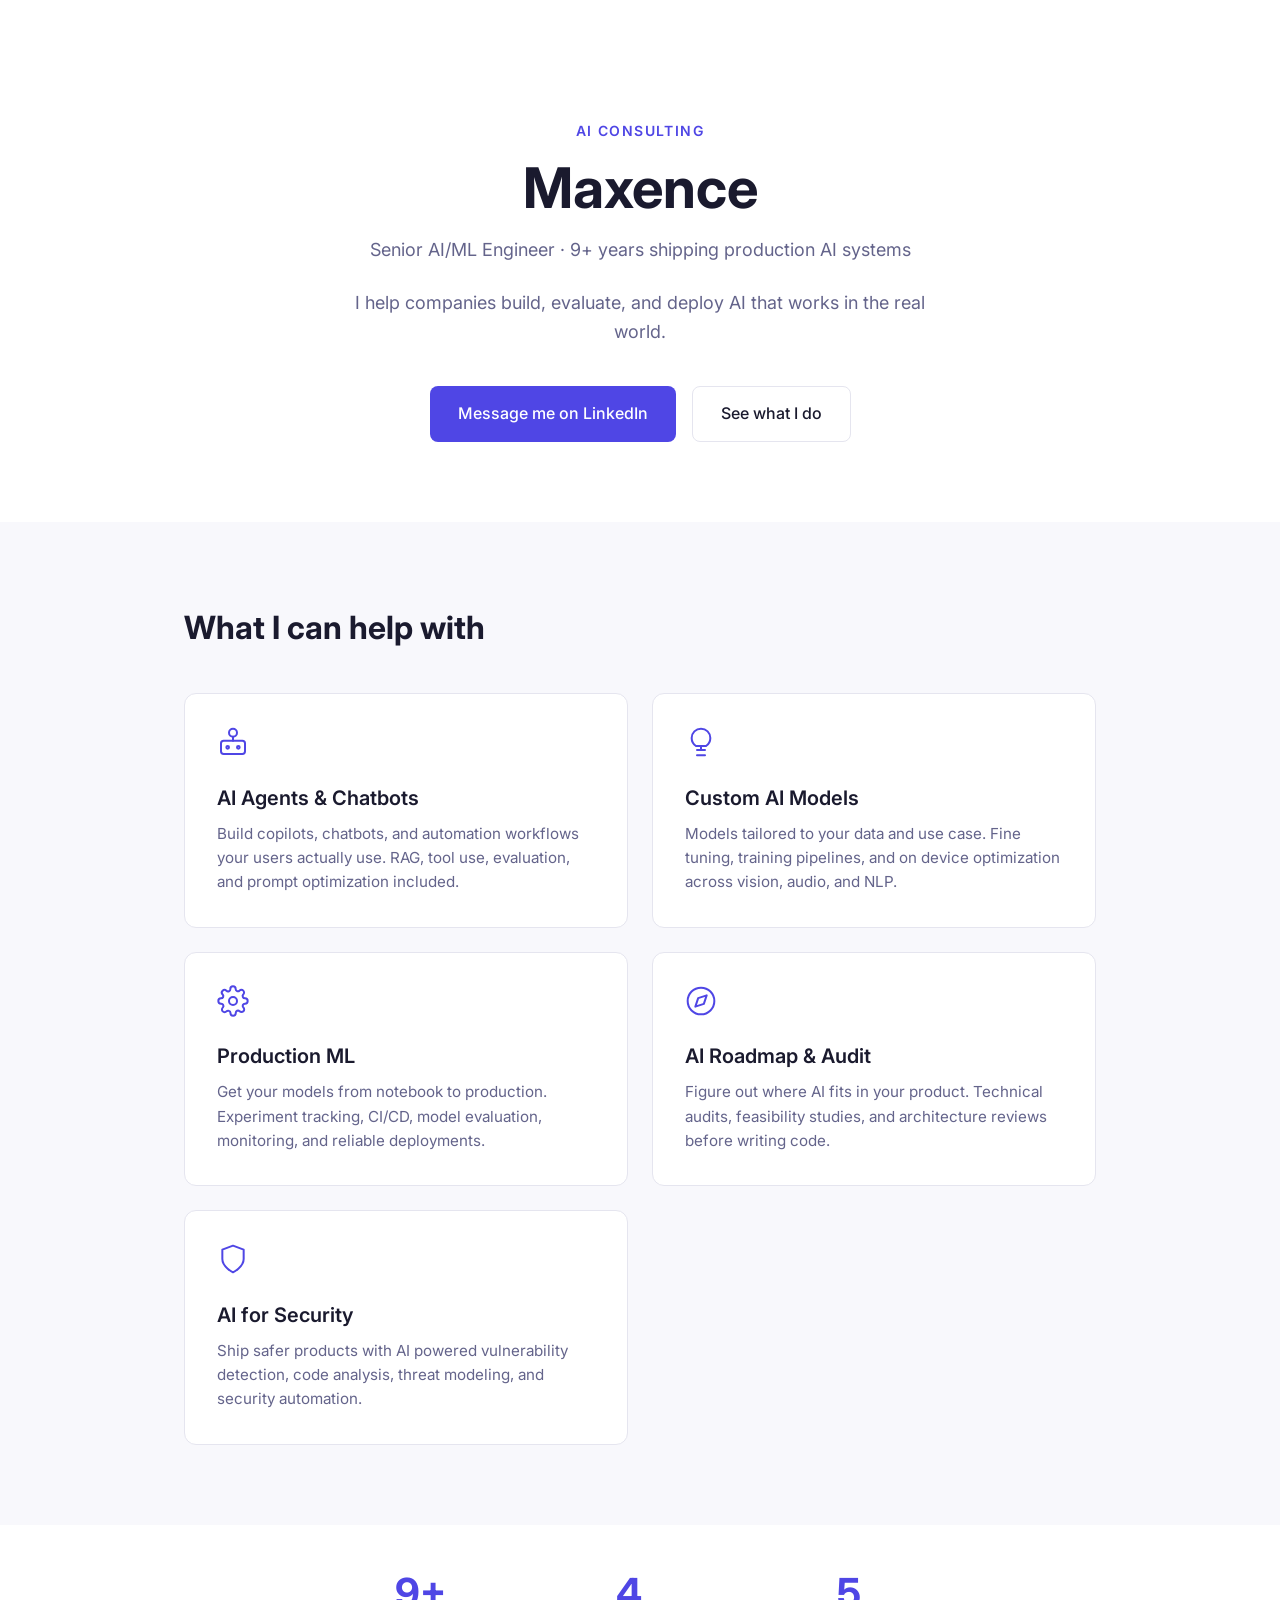
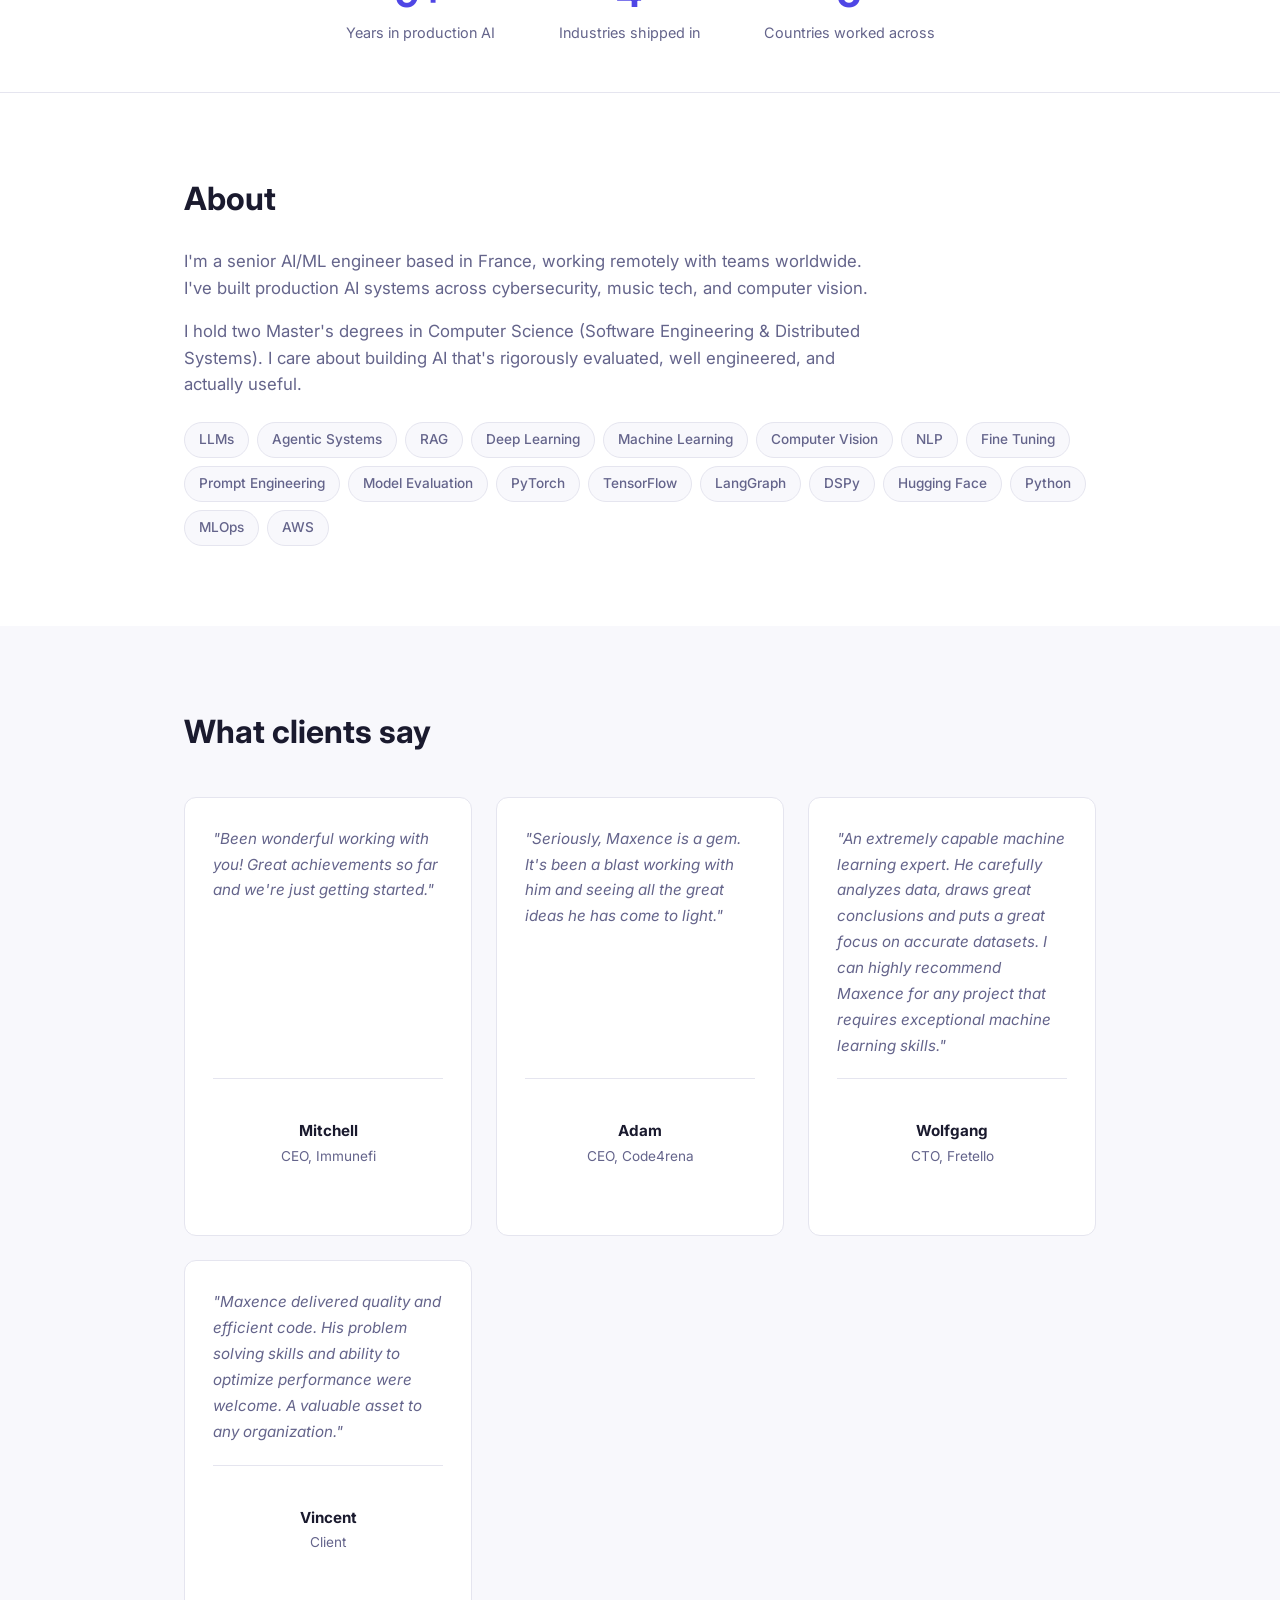
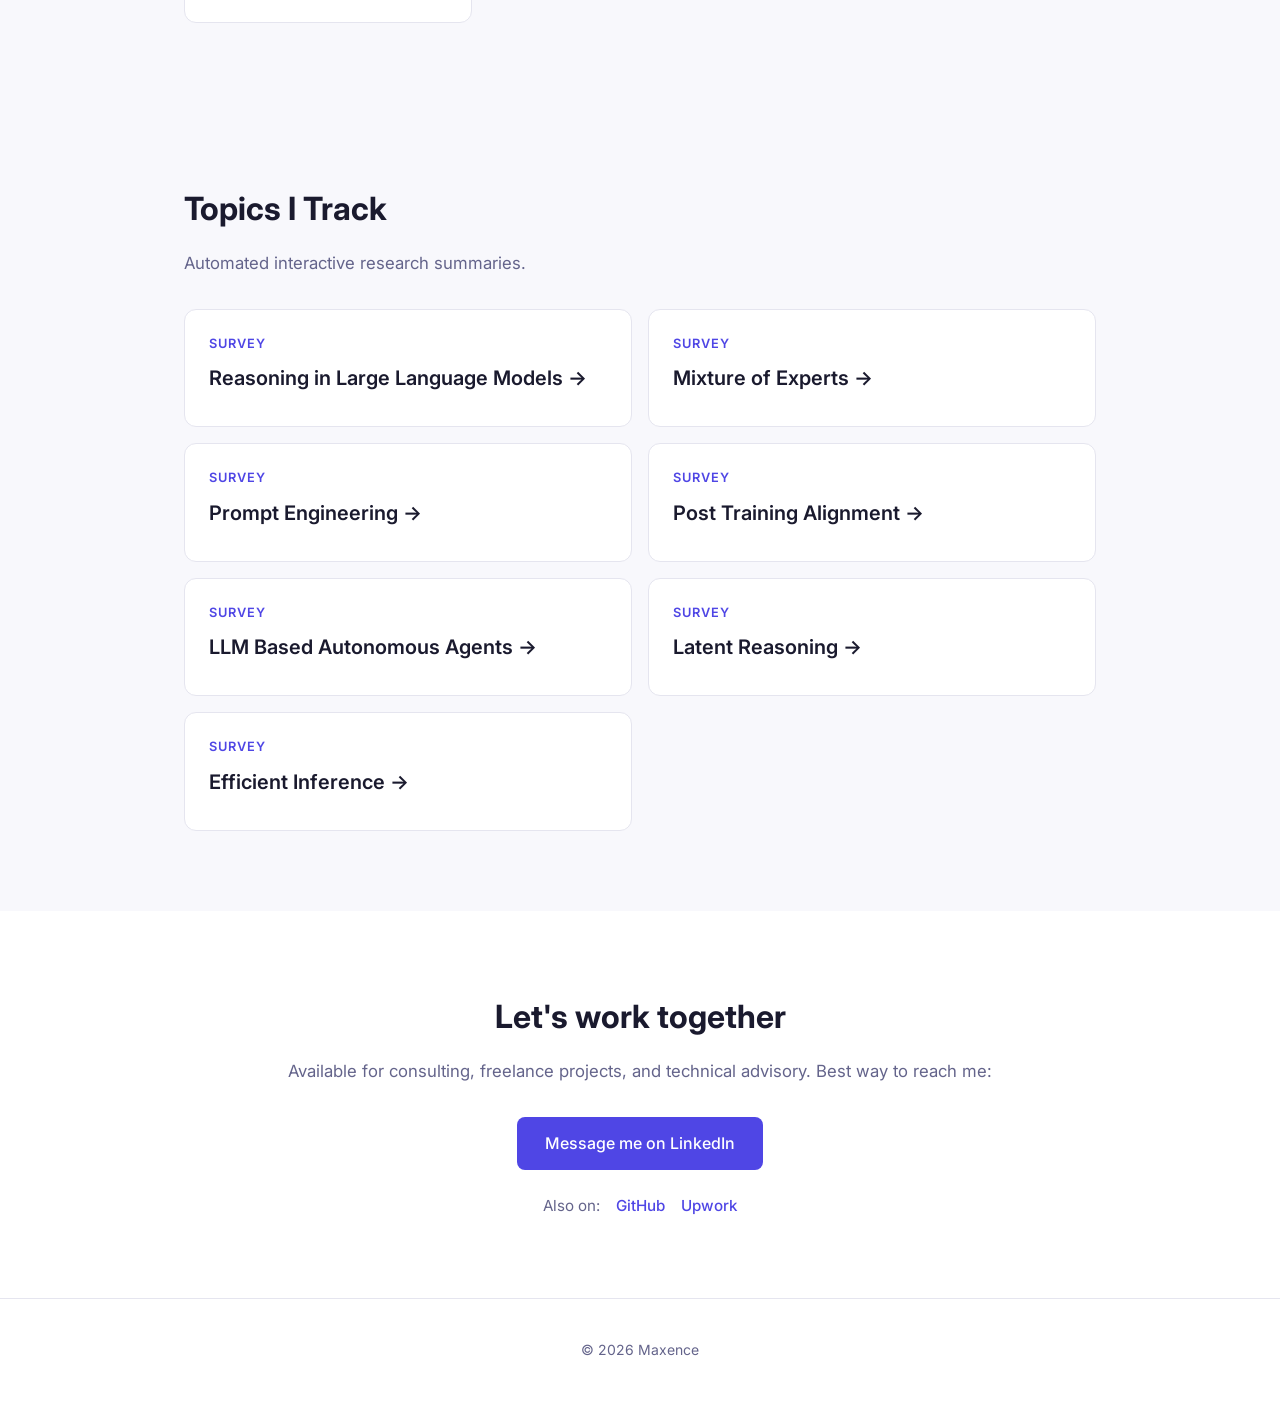
<file: index.html>
<!DOCTYPE html>
<html lang="en">
<head>
  <meta charset="UTF-8">
  <meta name="viewport" content="width=device-width, initial-scale=1.0">
  <title>Maxence | AI Consulting</title>
  <meta name="description" content="Senior AI/ML Engineer available for consulting. Agentic systems, deep learning, and production ML.">

  <!-- Open Graph -->
  <meta property="og:type" content="website">
  <meta property="og:title" content="Maxence | AI Consulting">
  <meta property="og:description" content="Senior AI/ML Engineer. 9+ years shipping production AI systems. Available for consulting.">
  <meta property="og:url" content="https://maxpv.github.io">

  <!-- Twitter Card -->
  <meta name="twitter:card" content="summary">
  <meta name="twitter:title" content="Maxence | AI Consulting">
  <meta name="twitter:description" content="Senior AI/ML Engineer. 9+ years shipping production AI systems. Available for consulting.">

  <!-- SEO -->
  <meta name="robots" content="index, follow">
  <link rel="canonical" href="https://maxpv.github.io">

  <link rel="stylesheet" href="style.css">
  <link rel="preconnect" href="https://fonts.googleapis.com">
  <link rel="preconnect" href="https://fonts.gstatic.com" crossorigin>
  <link href="https://fonts.googleapis.com/css2?family=Inter:wght@400;500;600;700&display=swap" rel="stylesheet">
</head>
<body>

  <!-- Hero -->
  <header class="hero">
    <div class="container">
      <p class="hero-label">AI Consulting</p>
      <h1>Maxence</h1>
      <p class="hero-sub">Senior AI/ML Engineer &middot; 9+ years shipping production AI systems</p>
      <p class="hero-desc">I help companies build, evaluate, and deploy AI that works in the real world.</p>
      <div class="hero-cta">
        <a href="https://linkedin.com/in/maxence-ai" class="btn btn-primary" target="_blank" rel="noopener">Message me on LinkedIn</a>
        <a href="#services" class="btn btn-ghost">See what I do</a>
      </div>
    </div>
  </header>

  <!-- Services -->
  <section id="services" class="services">
    <div class="container">
      <h2>What I can help with</h2>
      <div class="cards">

        <div class="card">
          <div class="card-icon"><svg width="32" height="32" viewBox="0 0 24 24" fill="none" stroke="currentColor" stroke-width="1.5" stroke-linecap="round" stroke-linejoin="round"><rect x="3" y="11" width="18" height="10" rx="2"/><circle cx="12" cy="5" r="3"/><line x1="12" y1="8" x2="12" y2="11"/><circle cx="8" cy="16" r="1"/><circle cx="16" cy="16" r="1"/></svg></div>
          <h3>AI Agents & Chatbots</h3>
          <p>Build copilots, chatbots, and automation workflows your users actually use. RAG, tool use, evaluation, and prompt optimization included.</p>
        </div>

        <div class="card">
          <div class="card-icon"><svg width="32" height="32" viewBox="0 0 24 24" fill="none" stroke="currentColor" stroke-width="1.5" stroke-linecap="round" stroke-linejoin="round"><path d="M12 2a7 7 0 0 1 7 7c0 2.5-1.3 4.7-3.2 6H8.2C6.3 13.7 5 11.5 5 9a7 7 0 0 1 7-7z"/><path d="M9 22h6"/><path d="M9 18h6"/><path d="M12 15v3"/></svg></div>
          <h3>Custom AI Models</h3>
          <p>Models tailored to your data and use case. Fine tuning, training pipelines, and on device optimization across vision, audio, and NLP.</p>
        </div>

        <div class="card">
          <div class="card-icon"><svg width="32" height="32" viewBox="0 0 24 24" fill="none" stroke="currentColor" stroke-width="1.5" stroke-linecap="round" stroke-linejoin="round"><circle cx="12" cy="12" r="3"/><path d="M19.4 15a1.65 1.65 0 0 0 .33 1.82l.06.06a2 2 0 1 1-2.83 2.83l-.06-.06a1.65 1.65 0 0 0-1.82-.33 1.65 1.65 0 0 0-1 1.51V21a2 2 0 0 1-4 0v-.09A1.65 1.65 0 0 0 9 19.4a1.65 1.65 0 0 0-1.82.33l-.06.06a2 2 0 1 1-2.83-2.83l.06-.06A1.65 1.65 0 0 0 4.68 15a1.65 1.65 0 0 0-1.51-1H3a2 2 0 0 1 0-4h.09A1.65 1.65 0 0 0 4.6 9a1.65 1.65 0 0 0-.33-1.82l-.06-.06a2 2 0 1 1 2.83-2.83l.06.06A1.65 1.65 0 0 0 9 4.68a1.65 1.65 0 0 0 1-1.51V3a2 2 0 0 1 4 0v.09a1.65 1.65 0 0 0 1 1.51 1.65 1.65 0 0 0 1.82-.33l.06-.06a2 2 0 1 1 2.83 2.83l-.06.06A1.65 1.65 0 0 0 19.4 9a1.65 1.65 0 0 0 1.51 1H21a2 2 0 0 1 0 4h-.09a1.65 1.65 0 0 0-1.51 1z"/></svg></div>
          <h3>Production ML</h3>
          <p>Get your models from notebook to production. Experiment tracking, CI/CD, model evaluation, monitoring, and reliable deployments.</p>
        </div>

        <div class="card">
          <div class="card-icon"><svg width="32" height="32" viewBox="0 0 24 24" fill="none" stroke="currentColor" stroke-width="1.5" stroke-linecap="round" stroke-linejoin="round"><circle cx="12" cy="12" r="10"/><polygon points="16.24 7.76 14.12 14.12 7.76 16.24 9.88 9.88 16.24 7.76"/></svg></div>
          <h3>AI Roadmap & Audit</h3>
          <p>Figure out where AI fits in your product. Technical audits, feasibility studies, and architecture reviews before writing code.</p>
        </div>

        <div class="card">
          <div class="card-icon"><svg width="32" height="32" viewBox="0 0 24 24" fill="none" stroke="currentColor" stroke-width="1.5" stroke-linecap="round" stroke-linejoin="round"><path d="M12 22s8-4 8-10V5l-8-3-8 3v7c0 6 8 10 8 10z"/></svg></div>
          <h3>AI for Security</h3>
          <p>Ship safer products with AI powered vulnerability detection, code analysis, threat modeling, and security automation.</p>
        </div>

      </div>
    </div>
  </section>

  <!-- Track Record -->
  <section class="track-record">
    <div class="container">
      <div class="metrics">
        <div class="metric">
          <span class="metric-value">9+</span>
          <span class="metric-label">Years in production AI</span>
        </div>
        <div class="metric">
          <span class="metric-value">4</span>
          <span class="metric-label">Industries shipped in</span>
        </div>
        <div class="metric">
          <span class="metric-value">5</span>
          <span class="metric-label">Countries worked across</span>
        </div>
      </div>
    </div>
  </section>

  <!-- About -->
  <section id="about" class="about">
    <div class="container">
      <h2>About</h2>
      <div class="about-content">
        <p>I'm a senior AI/ML engineer based in France, working remotely with teams worldwide. I've built production AI systems across cybersecurity, music tech, and computer vision.</p>
        <p>I hold two Master's degrees in Computer Science (Software Engineering & Distributed Systems). I care about building AI that's rigorously evaluated, well engineered, and actually useful.</p>
        <div class="tags">
          <span>LLMs</span>
          <span>Agentic Systems</span>
          <span>RAG</span>
          <span>Deep Learning</span>
          <span>Machine Learning</span>
          <span>Computer Vision</span>
          <span>NLP</span>
          <span>Fine Tuning</span>
          <span>Prompt Engineering</span>
          <span>Model Evaluation</span>
          <span>PyTorch</span>
          <span>TensorFlow</span>
          <span>LangGraph</span>
          <span>DSPy</span>
          <span>Hugging Face</span>
          <span>Python</span>
          <span>MLOps</span>
          <span>AWS</span>
        </div>
      </div>
    </div>
  </section>

  <!-- Testimonials -->
  <section id="testimonials" class="testimonials">
    <div class="container">
      <h2>What clients say</h2>
      <div class="testimonial-grid">

        <blockquote class="testimonial">
          <p>"Been wonderful working with you! Great achievements so far and we're just getting started."</p>
          <footer>
            <strong>Mitchell</strong>
            <span>CEO, Immunefi</span>
          </footer>
        </blockquote>

        <blockquote class="testimonial">
          <p>"Seriously, Maxence is a gem. It's been a blast working with him and seeing all the great ideas he has come to light."</p>
          <footer>
            <strong>Adam</strong>
            <span>CEO, Code4rena</span>
          </footer>
        </blockquote>

        <blockquote class="testimonial">
          <p>"An extremely capable machine learning expert. He carefully analyzes data, draws great conclusions and puts a great focus on accurate datasets. I can highly recommend Maxence for any project that requires exceptional machine learning skills."</p>
          <footer>
            <strong>Wolfgang</strong>
            <span>CTO, Fretello</span>
          </footer>
        </blockquote>

        <blockquote class="testimonial">
          <p>"Maxence delivered quality and efficient code. His problem solving skills and ability to optimize performance were welcome. A valuable asset to any organization."</p>
          <footer>
            <strong>Vincent</strong>
            <span>Client</span>
          </footer>
        </blockquote>

      </div>
    </div>
  </section>

  <!-- Research -->
  <section id="research" class="blog">
    <div class="container">
      <h2>Topics I Track</h2>
      <p class="blog-desc">Automated interactive research summaries.</p>
      <div class="research-grid">
        <a href="/blog/#reasoning" class="blog-card">
          <span class="blog-card-label">Survey</span>
          <span class="blog-card-title">Reasoning in Large Language Models &rarr;</span>
        </a>
        <a href="/blog/#mixture-of-experts" class="blog-card">
          <span class="blog-card-label">Survey</span>
          <span class="blog-card-title">Mixture of Experts &rarr;</span>
        </a>
        <a href="/blog/#prompt-engineering" class="blog-card">
          <span class="blog-card-label">Survey</span>
          <span class="blog-card-title">Prompt Engineering &rarr;</span>
        </a>
        <a href="/blog/#post-training" class="blog-card">
          <span class="blog-card-label">Survey</span>
          <span class="blog-card-title">Post Training Alignment &rarr;</span>
        </a>
        <a href="/blog/#agents" class="blog-card">
          <span class="blog-card-label">Survey</span>
          <span class="blog-card-title">LLM Based Autonomous Agents &rarr;</span>
        </a>
        <a href="/blog/#latent-reasoning" class="blog-card">
          <span class="blog-card-label">Survey</span>
          <span class="blog-card-title">Latent Reasoning &rarr;</span>
        </a>
        <a href="/blog/#inference" class="blog-card">
          <span class="blog-card-label">Survey</span>
          <span class="blog-card-title">Efficient Inference &rarr;</span>
        </a>
      </div>
    </div>
  </section>

  <!-- Contact -->
  <section id="contact" class="contact">
    <div class="container">
      <h2>Let's work together</h2>
      <p>Available for consulting, freelance projects, and technical advisory. Best way to reach me:</p>
      <div class="contact-links">
        <a href="https://linkedin.com/in/maxence-ai" class="btn btn-primary" target="_blank" rel="noopener">Message me on LinkedIn</a>
      </div>
      <div class="contact-secondary">
        <span>Also on:</span>
        <a href="https://github.com/maxpv" target="_blank" rel="noopener">GitHub</a>
        <a href="https://www.upwork.com/freelancers/maxenceai" target="_blank" rel="noopener">Upwork</a>
      </div>
    </div>
  </section>

  <footer>
    <div class="container">
      <p>&copy; 2026 Maxence</p>
    </div>
  </footer>

</body>
</html>
</file>
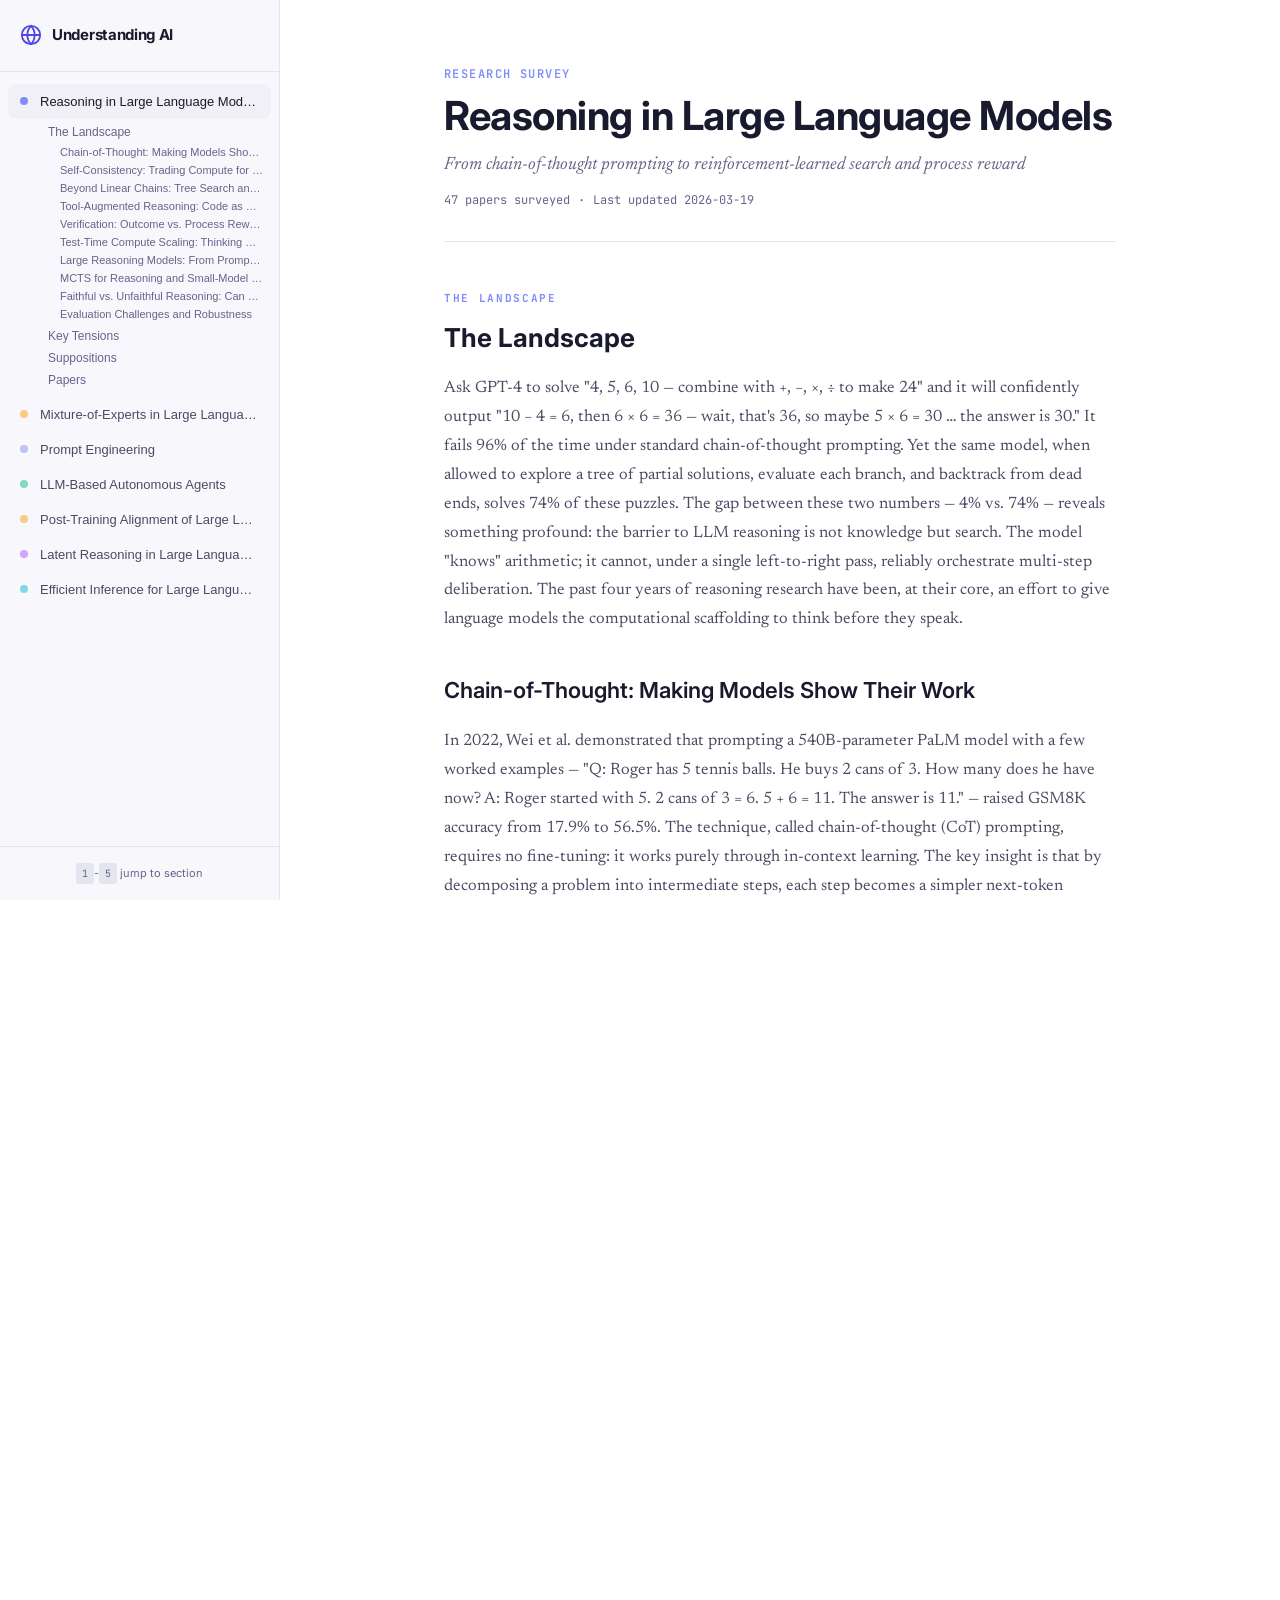
<file: blog/index.html>
<!doctype html>
<html lang="en">
  <head>
    <meta charset="UTF-8" />
    <meta name="viewport" content="width=device-width, initial-scale=1.0" />
    <meta name="description" content="Understanding AI — Interactive research surveys synthesizing the frontier of artificial intelligence" />
    <link rel="preconnect" href="https://fonts.googleapis.com" />
    <link rel="preconnect" href="https://fonts.gstatic.com" crossorigin />
    <link href="https://fonts.googleapis.com/css2?family=Inter:wght@400;500;600;700&family=Newsreader:ital,wght@0,400;0,600;1,400&family=JetBrains+Mono:wght@400;500;700&display=swap" rel="stylesheet" />
    <title>Understanding AI</title>
    <script type="module" crossorigin src="/blog/assets/index-B4Xcam_n.js"></script>
    <link rel="stylesheet" crossorigin href="/blog/assets/index-p2-tyq2j.css">
  </head>
  <body>
    <div id="root"></div>
  </body>
</html>
</file>
<file: style.css>
* {
  margin: 0;
  padding: 0;
  box-sizing: border-box;
}

:root {
  --text: #1a1a2e;
  --text-muted: #64648b;
  --bg: #ffffff;
  --bg-alt: #f8f8fc;
  --accent: #4f46e5;
  --accent-hover: #4338ca;
  --border: #e5e5ef;
  --radius: 12px;
}

body {
  font-family: 'Inter', system-ui, -apple-system, sans-serif;
  color: var(--text);
  background: var(--bg);
  line-height: 1.6;
  -webkit-font-smoothing: antialiased;
}

.container {
  max-width: 960px;
  margin: 0 auto;
  padding: 0 24px;
}

/* Hero */
.hero {
  padding: 120px 0 80px;
  text-align: center;
}

.hero-label {
  font-size: 0.875rem;
  font-weight: 600;
  text-transform: uppercase;
  letter-spacing: 0.1em;
  color: var(--accent);
  margin-bottom: 16px;
}

.hero h1 {
  font-size: 3.5rem;
  font-weight: 700;
  line-height: 1.1;
  margin-bottom: 16px;
}

.hero-sub {
  font-size: 1.125rem;
  color: var(--text-muted);
  margin-bottom: 24px;
}

.hero-desc {
  font-size: 1.125rem;
  color: var(--text-muted);
  max-width: 600px;
  margin: 0 auto 40px;
}

.hero-cta {
  display: flex;
  gap: 16px;
  justify-content: center;
  flex-wrap: wrap;
}

/* Buttons */
.btn {
  display: inline-flex;
  align-items: center;
  padding: 14px 28px;
  border-radius: 8px;
  font-size: 1rem;
  font-weight: 500;
  text-decoration: none;
  transition: all 0.2s;
  cursor: pointer;
}

.btn-primary {
  background: var(--accent);
  color: white;
}

.btn-primary:hover {
  background: var(--accent-hover);
  transform: translateY(-1px);
  box-shadow: 0 4px 12px rgba(79, 70, 229, 0.3);
}

.btn-ghost {
  background: transparent;
  color: var(--text);
  border: 1px solid var(--border);
}

.btn-ghost:hover {
  border-color: var(--accent);
  color: var(--accent);
}

/* Sections */
section {
  padding: 80px 0;
}

section h2 {
  font-size: 2rem;
  font-weight: 700;
  margin-bottom: 16px;
}

/* Services */
.services {
  background: var(--bg-alt);
}

.cards {
  display: grid;
  grid-template-columns: repeat(2, 1fr);
  gap: 24px;
  margin-top: 40px;
}

.card {
  background: var(--bg);
  border: 1px solid var(--border);
  border-radius: var(--radius);
  padding: 32px;
  transition: box-shadow 0.2s, transform 0.2s;
}

.card:hover {
  box-shadow: 0 8px 24px rgba(0, 0, 0, 0.06);
  transform: translateY(-2px);
}

.card-icon {
  margin-bottom: 16px;
  color: var(--accent);
}

.card h3 {
  font-size: 1.25rem;
  font-weight: 600;
  margin-bottom: 8px;
}

.card p {
  color: var(--text-muted);
  font-size: 0.95rem;
}

/* Track Record */
.track-record {
  padding: 48px 0;
  border-bottom: 1px solid var(--border);
}

.metrics {
  display: flex;
  justify-content: center;
  gap: 64px;
  flex-wrap: wrap;
}

.metric {
  display: flex;
  flex-direction: column;
  align-items: center;
  text-align: center;
}

.metric-value {
  font-size: 2.5rem;
  font-weight: 700;
  color: var(--accent);
  line-height: 1;
}

.metric-label {
  font-size: 0.9rem;
  color: var(--text-muted);
  margin-top: 8px;
}

/* Testimonials */
.testimonials {
  background: var(--bg-alt);
}

.testimonial-grid {
  display: grid;
  grid-template-columns: repeat(3, 1fr);
  gap: 24px;
  margin-top: 40px;
}

.testimonial {
  background: var(--bg);
  border: 1px solid var(--border);
  border-radius: var(--radius);
  padding: 28px;
  display: flex;
  flex-direction: column;
  gap: 20px;
}

.testimonial p {
  color: var(--text-muted);
  font-size: 0.95rem;
  font-style: italic;
  line-height: 1.7;
  flex: 1;
}

.testimonial footer {
  display: flex;
  flex-direction: column;
  gap: 2px;
}

.testimonial footer strong {
  font-size: 0.95rem;
  color: var(--text);
}

.testimonial footer span {
  font-size: 0.85rem;
  color: var(--text-muted);
}

/* About */
.about-content {
  margin-top: 24px;
}

.about-content p {
  color: var(--text-muted);
  font-size: 1.05rem;
  margin-bottom: 16px;
  max-width: 700px;
}

.tags {
  display: flex;
  flex-wrap: wrap;
  gap: 8px;
  margin-top: 24px;
}

.tags span {
  background: var(--bg-alt);
  border: 1px solid var(--border);
  padding: 6px 14px;
  border-radius: 20px;
  font-size: 0.85rem;
  font-weight: 500;
  color: var(--text-muted);
}

/* Blog */
.blog {
  background: var(--bg-alt);
}

.blog-desc {
  color: var(--text-muted);
  font-size: 1.05rem;
  max-width: 600px;
}

.blog-cards {
  margin-top: 32px;
}

.research-grid {
  display: grid;
  grid-template-columns: repeat(2, 1fr);
  gap: 16px;
  margin-top: 32px;
}

.blog-card {
  display: block;
  background: var(--bg);
  border: 1px solid var(--border);
  border-radius: var(--radius);
  padding: 24px;
  text-decoration: none;
  color: inherit;
  transition: box-shadow 0.2s, transform 0.2s;
}

.blog-card:hover {
  box-shadow: 0 8px 24px rgba(0, 0, 0, 0.06);
  transform: translateY(-2px);
}

.blog-card-label {
  display: block;
  font-size: 0.8rem;
  font-weight: 600;
  text-transform: uppercase;
  letter-spacing: 0.08em;
  color: var(--accent);
  margin-bottom: 8px;
}

.blog-card-title {
  display: block;
  font-size: 1.25rem;
  font-weight: 600;
  margin-bottom: 8px;
}

.blog-card-desc {
  display: block;
  color: var(--text-muted);
  font-size: 0.95rem;
}

/* Contact */
.contact {
  text-align: center;
}

.contact p {
  color: var(--text-muted);
  font-size: 1.05rem;
  margin-bottom: 32px;
}

.contact-links {
  margin-bottom: 24px;
}

.contact-secondary {
  display: flex;
  align-items: center;
  justify-content: center;
  gap: 16px;
  font-size: 0.95rem;
  color: var(--text-muted);
}

.contact-secondary a {
  color: var(--accent);
  text-decoration: none;
  font-weight: 500;
}

.contact-secondary a:hover {
  text-decoration: underline;
}

/* Footer */
footer {
  padding: 40px 0;
  text-align: center;
  border-top: 1px solid var(--border);
}

footer p {
  color: var(--text-muted);
  font-size: 0.875rem;
}

/* Responsive */
@media (max-width: 640px) {
  .hero {
    padding: 80px 0 60px;
  }

  .hero h1 {
    font-size: 2.5rem;
  }

  .cards,
  .research-grid,
  .testimonial-grid {
    grid-template-columns: 1fr;
  }

  .metrics {
    gap: 32px;
  }

  .hero-cta {
    flex-direction: column;
    align-items: center;
  }
}
</file>
<file: blog/assets/index-p2-tyq2j.css>
:root{--font-sans:"Inter", -apple-system, BlinkMacSystemFont, "Segoe UI", Roboto, sans-serif;--font-serif:"Newsreader", "Georgia", serif;--font-mono:"JetBrains Mono", "SF Mono", "Cascadia Code", "Fira Code", monospace;--bg:#fff;--surface-1:#f8f8fc;--surface-2:#f0f0f6;--surface-3:#e5e5ef;--surface-code:#f5f5fa;--surface-callout:#4f46e50a;--border:#e5e5ef;--text-1:#1a1a2e;--text-2:#4a4a64;--text-3:#64648b;--text-code:#3a3a50;--accent:#4f46e5;--accent-dim:#4f46e514;--highlight:#4f46e50f;--color-reasoning:#34d399;--color-latent:#a78bfa;--color-architectures:#38bdf8;--color-rl:#fb923c;--color-prompts:#f472b6}*,:before,:after{box-sizing:border-box;margin:0;padding:0}html{-webkit-font-smoothing:antialiased;-moz-osx-font-smoothing:grayscale;font-size:16px}body{font-family:var(--font-sans);background:var(--bg);color:var(--text-1);line-height:1.5}#root{min-height:100vh}::selection{background:#4f46e533}::-webkit-scrollbar{width:6px;height:6px}::-webkit-scrollbar-track{background:0 0}::-webkit-scrollbar-thumb{background:var(--surface-3);border-radius:3px}input[type=range]{appearance:none;background:var(--surface-3);border-radius:4px;outline:none;height:4px}input[type=range]::-webkit-slider-thumb{appearance:none;background:var(--accent);cursor:pointer;border:2px solid var(--bg);border-radius:50%;width:14px;height:14px}._container_14vn0_1{flex-direction:column;align-items:center;gap:16px;width:100%;display:flex}._svg_14vn0_9{width:100%;max-width:600px}._controls_14vn0_14{flex-wrap:wrap;justify-content:center;align-items:center;gap:16px;display:flex}._btn_14vn0_22{border:1px solid var(--border);background:var(--surface-2);color:var(--text-2);font-family:var(--font-mono);cursor:pointer;border-radius:6px;padding:6px 14px;font-size:12px;transition:all .15s}._btn_14vn0_22:hover{background:var(--surface-3);color:var(--text-1)}._btn_14vn0_22:disabled{opacity:.4;cursor:not-allowed}._btnActive_14vn0_44{background:var(--accent);border-color:var(--accent);color:#fff}._info_14vn0_50{font-family:var(--font-mono);color:var(--text-2);text-align:center;font-size:13px}._info_14vn0_50 strong{color:var(--text-1)}._label_14vn0_61{font-size:11px;font-family:var(--font-mono);fill:var(--text-3)}._shell_1o4fs_1{height:100vh;display:flex;overflow:hidden}._main_1o4fs_7{flex-direction:column;flex:1;display:flex;overflow-y:auto}._sidebar_1pc6u_1{background:var(--surface-1);border-right:1px solid var(--border);flex-direction:column;width:280px;min-width:280px;height:100vh;display:flex;overflow-y:auto}._logo_1pc6u_12{border-bottom:1px solid var(--border);color:var(--accent);align-items:center;gap:10px;padding:24px 20px;display:flex}._logoIcon_1pc6u_21{align-items:center;display:flex}._logoText_1pc6u_26{color:var(--text-1);letter-spacing:-.3px;font-size:15px;font-weight:700}._surveyList_1pc6u_33{flex:1;margin:0;padding:12px 8px;list-style:none}._surveyBtn_1pc6u_40{cursor:pointer;text-align:left;width:100%;color:var(--text-2);background:0 0;border:none;border-radius:8px;align-items:center;gap:12px;padding:10px 12px;transition:background .15s;display:flex}._surveyBtn_1pc6u_40:hover{background:var(--surface-2)}._surveyBtn_1pc6u_40._active_1pc6u_59{background:var(--surface-2);color:var(--text-1)}._dot_1pc6u_64{background:var(--section-color);opacity:.5;border-radius:50%;flex-shrink:0;width:8px;height:8px;transition:opacity .15s}._surveyBtn_1pc6u_40._active_1pc6u_59 ._dot_1pc6u_64{opacity:1}._surveyTitle_1pc6u_78{white-space:nowrap;text-overflow:ellipsis;font-size:13px;font-weight:500;overflow:hidden}._partList_1pc6u_86{margin:0;padding:2px 0 6px 32px;list-style:none}._partBtn_1pc6u_92{cursor:pointer;text-align:left;width:100%;color:var(--text-3);background:0 0;border:none;border-radius:4px;padding:4px 8px;font-size:12px;transition:all .15s;display:block}._partBtn_1pc6u_92:hover{color:var(--text-2);background:var(--surface-2)}._headingList_1pc6u_111{margin:0;padding:0 0 2px 12px;list-style:none}._headingBtn_1pc6u_117{cursor:pointer;text-align:left;width:100%;color:var(--text-3);white-space:nowrap;text-overflow:ellipsis;background:0 0;border:none;border-radius:4px;padding:3px 8px;font-size:11px;transition:all .15s;display:block;overflow:hidden}._headingBtn_1pc6u_117:hover{color:var(--text-2);background:var(--surface-2)}._hint_1pc6u_139{border-top:1px solid var(--border);color:var(--text-3);text-align:center;padding:16px 20px;font-size:11px}._hint_1pc6u_139 kbd{font-size:10px;font-family:var(--font-mono);background:var(--surface-3);border:1px solid var(--border);border-radius:3px;padding:2px 5px;display:inline-block}@font-face{font-display:block;font-family:KaTeX_AMS;font-style:normal;font-weight:400;src:url(/blog/assets/KaTeX_AMS-Regular-BQhdFMY1.woff2)format("woff2"),url(/blog/assets/KaTeX_AMS-Regular-DMm9YOAa.woff)format("woff"),url(/blog/assets/KaTeX_AMS-Regular-DRggAlZN.ttf)format("truetype")}@font-face{font-display:block;font-family:KaTeX_Caligraphic;font-style:normal;font-weight:700;src:url(/blog/assets/KaTeX_Caligraphic-Bold-Dq_IR9rO.woff2)format("woff2"),url(/blog/assets/KaTeX_Caligraphic-Bold-BEiXGLvX.woff)format("woff"),url(/blog/assets/KaTeX_Caligraphic-Bold-ATXxdsX0.ttf)format("truetype")}@font-face{font-display:block;font-family:KaTeX_Caligraphic;font-style:normal;font-weight:400;src:url(/blog/assets/KaTeX_Caligraphic-Regular-Di6jR-x-.woff2)format("woff2"),url(/blog/assets/KaTeX_Caligraphic-Regular-CTRA-rTL.woff)format("woff"),url(/blog/assets/KaTeX_Caligraphic-Regular-wX97UBjC.ttf)format("truetype")}@font-face{font-display:block;font-family:KaTeX_Fraktur;font-style:normal;font-weight:700;src:url(/blog/assets/KaTeX_Fraktur-Bold-CL6g_b3V.woff2)format("woff2"),url(/blog/assets/KaTeX_Fraktur-Bold-BsDP51OF.woff)format("woff"),url(/blog/assets/KaTeX_Fraktur-Bold-BdnERNNW.ttf)format("truetype")}@font-face{font-display:block;font-family:KaTeX_Fraktur;font-style:normal;font-weight:400;src:url(/blog/assets/KaTeX_Fraktur-Regular-CTYiF6lA.woff2)format("woff2"),url(/blog/assets/KaTeX_Fraktur-Regular-Dxdc4cR9.woff)format("woff"),url(/blog/assets/KaTeX_Fraktur-Regular-CB_wures.ttf)format("truetype")}@font-face{font-display:block;font-family:KaTeX_Main;font-style:normal;font-weight:700;src:url(/blog/assets/KaTeX_Main-Bold-Cx986IdX.woff2)format("woff2"),url(/blog/assets/KaTeX_Main-Bold-Jm3AIy58.woff)format("woff"),url(/blog/assets/KaTeX_Main-Bold-waoOVXN0.ttf)format("truetype")}@font-face{font-display:block;font-family:KaTeX_Main;font-style:italic;font-weight:700;src:url(/blog/assets/KaTeX_Main-BoldItalic-DxDJ3AOS.woff2)format("woff2"),url(/blog/assets/KaTeX_Main-BoldItalic-SpSLRI95.woff)format("woff"),url(/blog/assets/KaTeX_Main-BoldItalic-DzxPMmG6.ttf)format("truetype")}@font-face{font-display:block;font-family:KaTeX_Main;font-style:italic;font-weight:400;src:url(/blog/assets/KaTeX_Main-Italic-NWA7e6Wa.woff2)format("woff2"),url(/blog/assets/KaTeX_Main-Italic-BMLOBm91.woff)format("woff"),url(/blog/assets/KaTeX_Main-Italic-3WenGoN9.ttf)format("truetype")}@font-face{font-display:block;font-family:KaTeX_Main;font-style:normal;font-weight:400;src:url(/blog/assets/KaTeX_Main-Regular-B22Nviop.woff2)format("woff2"),url(/blog/assets/KaTeX_Main-Regular-Dr94JaBh.woff)format("woff"),url(/blog/assets/KaTeX_Main-Regular-ypZvNtVU.ttf)format("truetype")}@font-face{font-display:block;font-family:KaTeX_Math;font-style:italic;font-weight:700;src:url(/blog/assets/KaTeX_Math-BoldItalic-CZnvNsCZ.woff2)format("woff2"),url(/blog/assets/KaTeX_Math-BoldItalic-iY-2wyZ7.woff)format("woff"),url(/blog/assets/KaTeX_Math-BoldItalic-B3XSjfu4.ttf)format("truetype")}@font-face{font-display:block;font-family:KaTeX_Math;font-style:italic;font-weight:400;src:url(/blog/assets/KaTeX_Math-Italic-t53AETM-.woff2)format("woff2"),url(/blog/assets/KaTeX_Math-Italic-DA0__PXp.woff)format("woff"),url(/blog/assets/KaTeX_Math-Italic-flOr_0UB.ttf)format("truetype")}@font-face{font-display:block;font-family:KaTeX_SansSerif;font-style:normal;font-weight:700;src:url(/blog/assets/KaTeX_SansSerif-Bold-D1sUS0GD.woff2)format("woff2"),url(/blog/assets/KaTeX_SansSerif-Bold-DbIhKOiC.woff)format("woff"),url(/blog/assets/KaTeX_SansSerif-Bold-CFMepnvq.ttf)format("truetype")}@font-face{font-display:block;font-family:KaTeX_SansSerif;font-style:italic;font-weight:400;src:url(/blog/assets/KaTeX_SansSerif-Italic-C3H0VqGB.woff2)format("woff2"),url(/blog/assets/KaTeX_SansSerif-Italic-DN2j7dab.woff)format("woff"),url(/blog/assets/KaTeX_SansSerif-Italic-YYjJ1zSn.ttf)format("truetype")}@font-face{font-display:block;font-family:KaTeX_SansSerif;font-style:normal;font-weight:400;src:url(/blog/assets/KaTeX_SansSerif-Regular-DDBCnlJ7.woff2)format("woff2"),url(/blog/assets/KaTeX_SansSerif-Regular-CS6fqUqJ.woff)format("woff"),url(/blog/assets/KaTeX_SansSerif-Regular-BNo7hRIc.ttf)format("truetype")}@font-face{font-display:block;font-family:KaTeX_Script;font-style:normal;font-weight:400;src:url(/blog/assets/KaTeX_Script-Regular-D3wIWfF6.woff2)format("woff2"),url(/blog/assets/KaTeX_Script-Regular-D5yQViql.woff)format("woff"),url(/blog/assets/KaTeX_Script-Regular-C5JkGWo-.ttf)format("truetype")}@font-face{font-display:block;font-family:KaTeX_Size1;font-style:normal;font-weight:400;src:url(/blog/assets/KaTeX_Size1-Regular-mCD8mA8B.woff2)format("woff2"),url(/blog/assets/KaTeX_Size1-Regular-C195tn64.woff)format("woff"),url(/blog/assets/KaTeX_Size1-Regular-Dbsnue_I.ttf)format("truetype")}@font-face{font-display:block;font-family:KaTeX_Size2;font-style:normal;font-weight:400;src:url(/blog/assets/KaTeX_Size2-Regular-Dy4dx90m.woff2)format("woff2"),url(/blog/assets/KaTeX_Size2-Regular-oD1tc_U0.woff)format("woff"),url(/blog/assets/KaTeX_Size2-Regular-B7gKUWhC.ttf)format("truetype")}@font-face{font-display:block;font-family:KaTeX_Size3;font-style:normal;font-weight:400;src:url([data-uri])format("woff2"),url(/blog/assets/KaTeX_Size3-Regular-CTq5MqoE.woff)format("woff"),url(/blog/assets/KaTeX_Size3-Regular-DgpXs0kz.ttf)format("truetype")}@font-face{font-display:block;font-family:KaTeX_Size4;font-style:normal;font-weight:400;src:url(/blog/assets/KaTeX_Size4-Regular-Dl5lxZxV.woff2)format("woff2"),url(/blog/assets/KaTeX_Size4-Regular-BF-4gkZK.woff)format("woff"),url(/blog/assets/KaTeX_Size4-Regular-DWFBv043.ttf)format("truetype")}@font-face{font-display:block;font-family:KaTeX_Typewriter;font-style:normal;font-weight:400;src:url(/blog/assets/KaTeX_Typewriter-Regular-CO6r4hn1.woff2)format("woff2"),url(/blog/assets/KaTeX_Typewriter-Regular-C0xS9mPB.woff)format("woff"),url(/blog/assets/KaTeX_Typewriter-Regular-D3Ib7_Hf.ttf)format("truetype")}.katex{text-indent:0;text-rendering:auto;font:1.21em/1.2 KaTeX_Main,Times New Roman,serif}.katex *{border-color:currentColor;-ms-high-contrast-adjust:none!important}.katex .katex-version:after{content:"0.16.38"}.katex .katex-mathml{clip:rect(1px,1px,1px,1px);border:0;width:1px;height:1px;padding:0;position:absolute;overflow:hidden}.katex .katex-html>.newline{display:block}.katex .base{white-space:nowrap;width:min-content;position:relative}.katex .base,.katex .strut{display:inline-block}.katex .textbf{font-weight:700}.katex .textit{font-style:italic}.katex .textrm{font-family:KaTeX_Main}.katex .textsf{font-family:KaTeX_SansSerif}.katex .texttt{font-family:KaTeX_Typewriter}.katex .mathnormal{font-family:KaTeX_Math;font-style:italic}.katex .mathit{font-family:KaTeX_Main;font-style:italic}.katex .mathrm{font-style:normal}.katex .mathbf{font-family:KaTeX_Main;font-weight:700}.katex .boldsymbol{font-family:KaTeX_Math;font-style:italic;font-weight:700}.katex .amsrm,.katex .mathbb,.katex .textbb{font-family:KaTeX_AMS}.katex .mathcal{font-family:KaTeX_Caligraphic}.katex .mathfrak,.katex .textfrak{font-family:KaTeX_Fraktur}.katex .mathboldfrak,.katex .textboldfrak{font-family:KaTeX_Fraktur;font-weight:700}.katex .mathtt{font-family:KaTeX_Typewriter}.katex .mathscr,.katex .textscr{font-family:KaTeX_Script}.katex .mathsf,.katex .textsf{font-family:KaTeX_SansSerif}.katex .mathboldsf,.katex .textboldsf{font-family:KaTeX_SansSerif;font-weight:700}.katex .mathitsf,.katex .mathsfit,.katex .textitsf{font-family:KaTeX_SansSerif;font-style:italic}.katex .mainrm{font-family:KaTeX_Main;font-style:normal}.katex .vlist-t{border-collapse:collapse;table-layout:fixed;display:inline-table}.katex .vlist-r{display:table-row}.katex .vlist{vertical-align:bottom;display:table-cell;position:relative}.katex .vlist>span{height:0;display:block;position:relative}.katex .vlist>span>span{display:inline-block}.katex .vlist>span>.pstrut{width:0;overflow:hidden}.katex .vlist-t2{margin-right:-2px}.katex .vlist-s{vertical-align:bottom;width:2px;min-width:2px;font-size:1px;display:table-cell}.katex .vbox{flex-direction:column;align-items:baseline;display:inline-flex}.katex .hbox{width:100%}.katex .hbox,.katex .thinbox{flex-direction:row;display:inline-flex}.katex .thinbox{width:0;max-width:0}.katex .msupsub{text-align:left}.katex .mfrac>span>span{text-align:center}.katex .mfrac .frac-line{border-bottom-style:solid;width:100%;display:inline-block}.katex .hdashline,.katex .hline,.katex .mfrac .frac-line,.katex .overline .overline-line,.katex .rule,.katex .underline .underline-line{min-height:1px}.katex .mspace{display:inline-block}.katex .smash{line-height:0;display:inline}.katex .clap,.katex .llap,.katex .rlap{width:0;position:relative}.katex .clap>.inner,.katex .llap>.inner,.katex .rlap>.inner{position:absolute}.katex .clap>.fix,.katex .llap>.fix,.katex .rlap>.fix{display:inline-block}.katex .llap>.inner{right:0}.katex .clap>.inner,.katex .rlap>.inner{left:0}.katex .clap>.inner>span{margin-left:-50%;margin-right:50%}.katex .rule{border:0 solid;display:inline-block;position:relative}.katex .hline,.katex .overline .overline-line,.katex .underline .underline-line{border-bottom-style:solid;width:100%;display:inline-block}.katex .hdashline{border-bottom-style:dashed;width:100%;display:inline-block}.katex .sqrt>.root{margin-left:.277778em;margin-right:-.555556em}.katex .fontsize-ensurer.reset-size1.size1,.katex .sizing.reset-size1.size1{font-size:1em}.katex .fontsize-ensurer.reset-size1.size2,.katex .sizing.reset-size1.size2{font-size:1.2em}.katex .fontsize-ensurer.reset-size1.size3,.katex .sizing.reset-size1.size3{font-size:1.4em}.katex .fontsize-ensurer.reset-size1.size4,.katex .sizing.reset-size1.size4{font-size:1.6em}.katex .fontsize-ensurer.reset-size1.size5,.katex .sizing.reset-size1.size5{font-size:1.8em}.katex .fontsize-ensurer.reset-size1.size6,.katex .sizing.reset-size1.size6{font-size:2em}.katex .fontsize-ensurer.reset-size1.size7,.katex .sizing.reset-size1.size7{font-size:2.4em}.katex .fontsize-ensurer.reset-size1.size8,.katex .sizing.reset-size1.size8{font-size:2.88em}.katex .fontsize-ensurer.reset-size1.size9,.katex .sizing.reset-size1.size9{font-size:3.456em}.katex .fontsize-ensurer.reset-size1.size10,.katex .sizing.reset-size1.size10{font-size:4.148em}.katex .fontsize-ensurer.reset-size1.size11,.katex .sizing.reset-size1.size11{font-size:4.976em}.katex .fontsize-ensurer.reset-size2.size1,.katex .sizing.reset-size2.size1{font-size:.833333em}.katex .fontsize-ensurer.reset-size2.size2,.katex .sizing.reset-size2.size2{font-size:1em}.katex .fontsize-ensurer.reset-size2.size3,.katex .sizing.reset-size2.size3{font-size:1.16667em}.katex .fontsize-ensurer.reset-size2.size4,.katex .sizing.reset-size2.size4{font-size:1.33333em}.katex .fontsize-ensurer.reset-size2.size5,.katex .sizing.reset-size2.size5{font-size:1.5em}.katex .fontsize-ensurer.reset-size2.size6,.katex .sizing.reset-size2.size6{font-size:1.66667em}.katex .fontsize-ensurer.reset-size2.size7,.katex .sizing.reset-size2.size7{font-size:2em}.katex .fontsize-ensurer.reset-size2.size8,.katex .sizing.reset-size2.size8{font-size:2.4em}.katex .fontsize-ensurer.reset-size2.size9,.katex .sizing.reset-size2.size9{font-size:2.88em}.katex .fontsize-ensurer.reset-size2.size10,.katex .sizing.reset-size2.size10{font-size:3.45667em}.katex .fontsize-ensurer.reset-size2.size11,.katex .sizing.reset-size2.size11{font-size:4.14667em}.katex .fontsize-ensurer.reset-size3.size1,.katex .sizing.reset-size3.size1{font-size:.714286em}.katex .fontsize-ensurer.reset-size3.size2,.katex .sizing.reset-size3.size2{font-size:.857143em}.katex .fontsize-ensurer.reset-size3.size3,.katex .sizing.reset-size3.size3{font-size:1em}.katex .fontsize-ensurer.reset-size3.size4,.katex .sizing.reset-size3.size4{font-size:1.14286em}.katex .fontsize-ensurer.reset-size3.size5,.katex .sizing.reset-size3.size5{font-size:1.28571em}.katex .fontsize-ensurer.reset-size3.size6,.katex .sizing.reset-size3.size6{font-size:1.42857em}.katex .fontsize-ensurer.reset-size3.size7,.katex .sizing.reset-size3.size7{font-size:1.71429em}.katex .fontsize-ensurer.reset-size3.size8,.katex .sizing.reset-size3.size8{font-size:2.05714em}.katex .fontsize-ensurer.reset-size3.size9,.katex .sizing.reset-size3.size9{font-size:2.46857em}.katex .fontsize-ensurer.reset-size3.size10,.katex .sizing.reset-size3.size10{font-size:2.96286em}.katex .fontsize-ensurer.reset-size3.size11,.katex .sizing.reset-size3.size11{font-size:3.55429em}.katex .fontsize-ensurer.reset-size4.size1,.katex .sizing.reset-size4.size1{font-size:.625em}.katex .fontsize-ensurer.reset-size4.size2,.katex .sizing.reset-size4.size2{font-size:.75em}.katex .fontsize-ensurer.reset-size4.size3,.katex .sizing.reset-size4.size3{font-size:.875em}.katex .fontsize-ensurer.reset-size4.size4,.katex .sizing.reset-size4.size4{font-size:1em}.katex .fontsize-ensurer.reset-size4.size5,.katex .sizing.reset-size4.size5{font-size:1.125em}.katex .fontsize-ensurer.reset-size4.size6,.katex .sizing.reset-size4.size6{font-size:1.25em}.katex .fontsize-ensurer.reset-size4.size7,.katex .sizing.reset-size4.size7{font-size:1.5em}.katex .fontsize-ensurer.reset-size4.size8,.katex .sizing.reset-size4.size8{font-size:1.8em}.katex .fontsize-ensurer.reset-size4.size9,.katex .sizing.reset-size4.size9{font-size:2.16em}.katex .fontsize-ensurer.reset-size4.size10,.katex .sizing.reset-size4.size10{font-size:2.5925em}.katex .fontsize-ensurer.reset-size4.size11,.katex .sizing.reset-size4.size11{font-size:3.11em}.katex .fontsize-ensurer.reset-size5.size1,.katex .sizing.reset-size5.size1{font-size:.555556em}.katex .fontsize-ensurer.reset-size5.size2,.katex .sizing.reset-size5.size2{font-size:.666667em}.katex .fontsize-ensurer.reset-size5.size3,.katex .sizing.reset-size5.size3{font-size:.777778em}.katex .fontsize-ensurer.reset-size5.size4,.katex .sizing.reset-size5.size4{font-size:.888889em}.katex .fontsize-ensurer.reset-size5.size5,.katex .sizing.reset-size5.size5{font-size:1em}.katex .fontsize-ensurer.reset-size5.size6,.katex .sizing.reset-size5.size6{font-size:1.11111em}.katex .fontsize-ensurer.reset-size5.size7,.katex .sizing.reset-size5.size7{font-size:1.33333em}.katex .fontsize-ensurer.reset-size5.size8,.katex .sizing.reset-size5.size8{font-size:1.6em}.katex .fontsize-ensurer.reset-size5.size9,.katex .sizing.reset-size5.size9{font-size:1.92em}.katex .fontsize-ensurer.reset-size5.size10,.katex .sizing.reset-size5.size10{font-size:2.30444em}.katex .fontsize-ensurer.reset-size5.size11,.katex .sizing.reset-size5.size11{font-size:2.76444em}.katex .fontsize-ensurer.reset-size6.size1,.katex .sizing.reset-size6.size1{font-size:.5em}.katex .fontsize-ensurer.reset-size6.size2,.katex .sizing.reset-size6.size2{font-size:.6em}.katex .fontsize-ensurer.reset-size6.size3,.katex .sizing.reset-size6.size3{font-size:.7em}.katex .fontsize-ensurer.reset-size6.size4,.katex .sizing.reset-size6.size4{font-size:.8em}.katex .fontsize-ensurer.reset-size6.size5,.katex .sizing.reset-size6.size5{font-size:.9em}.katex .fontsize-ensurer.reset-size6.size6,.katex .sizing.reset-size6.size6{font-size:1em}.katex .fontsize-ensurer.reset-size6.size7,.katex .sizing.reset-size6.size7{font-size:1.2em}.katex .fontsize-ensurer.reset-size6.size8,.katex .sizing.reset-size6.size8{font-size:1.44em}.katex .fontsize-ensurer.reset-size6.size9,.katex .sizing.reset-size6.size9{font-size:1.728em}.katex .fontsize-ensurer.reset-size6.size10,.katex .sizing.reset-size6.size10{font-size:2.074em}.katex .fontsize-ensurer.reset-size6.size11,.katex .sizing.reset-size6.size11{font-size:2.488em}.katex .fontsize-ensurer.reset-size7.size1,.katex .sizing.reset-size7.size1{font-size:.416667em}.katex .fontsize-ensurer.reset-size7.size2,.katex .sizing.reset-size7.size2{font-size:.5em}.katex .fontsize-ensurer.reset-size7.size3,.katex .sizing.reset-size7.size3{font-size:.583333em}.katex .fontsize-ensurer.reset-size7.size4,.katex .sizing.reset-size7.size4{font-size:.666667em}.katex .fontsize-ensurer.reset-size7.size5,.katex .sizing.reset-size7.size5{font-size:.75em}.katex .fontsize-ensurer.reset-size7.size6,.katex .sizing.reset-size7.size6{font-size:.833333em}.katex .fontsize-ensurer.reset-size7.size7,.katex .sizing.reset-size7.size7{font-size:1em}.katex .fontsize-ensurer.reset-size7.size8,.katex .sizing.reset-size7.size8{font-size:1.2em}.katex .fontsize-ensurer.reset-size7.size9,.katex .sizing.reset-size7.size9{font-size:1.44em}.katex .fontsize-ensurer.reset-size7.size10,.katex .sizing.reset-size7.size10{font-size:1.72833em}.katex .fontsize-ensurer.reset-size7.size11,.katex .sizing.reset-size7.size11{font-size:2.07333em}.katex .fontsize-ensurer.reset-size8.size1,.katex .sizing.reset-size8.size1{font-size:.347222em}.katex .fontsize-ensurer.reset-size8.size2,.katex .sizing.reset-size8.size2{font-size:.416667em}.katex .fontsize-ensurer.reset-size8.size3,.katex .sizing.reset-size8.size3{font-size:.486111em}.katex .fontsize-ensurer.reset-size8.size4,.katex .sizing.reset-size8.size4{font-size:.555556em}.katex .fontsize-ensurer.reset-size8.size5,.katex .sizing.reset-size8.size5{font-size:.625em}.katex .fontsize-ensurer.reset-size8.size6,.katex .sizing.reset-size8.size6{font-size:.694444em}.katex .fontsize-ensurer.reset-size8.size7,.katex .sizing.reset-size8.size7{font-size:.833333em}.katex .fontsize-ensurer.reset-size8.size8,.katex .sizing.reset-size8.size8{font-size:1em}.katex .fontsize-ensurer.reset-size8.size9,.katex .sizing.reset-size8.size9{font-size:1.2em}.katex .fontsize-ensurer.reset-size8.size10,.katex .sizing.reset-size8.size10{font-size:1.44028em}.katex .fontsize-ensurer.reset-size8.size11,.katex .sizing.reset-size8.size11{font-size:1.72778em}.katex .fontsize-ensurer.reset-size9.size1,.katex .sizing.reset-size9.size1{font-size:.289352em}.katex .fontsize-ensurer.reset-size9.size2,.katex .sizing.reset-size9.size2{font-size:.347222em}.katex .fontsize-ensurer.reset-size9.size3,.katex .sizing.reset-size9.size3{font-size:.405093em}.katex .fontsize-ensurer.reset-size9.size4,.katex .sizing.reset-size9.size4{font-size:.462963em}.katex .fontsize-ensurer.reset-size9.size5,.katex .sizing.reset-size9.size5{font-size:.520833em}.katex .fontsize-ensurer.reset-size9.size6,.katex .sizing.reset-size9.size6{font-size:.578704em}.katex .fontsize-ensurer.reset-size9.size7,.katex .sizing.reset-size9.size7{font-size:.694444em}.katex .fontsize-ensurer.reset-size9.size8,.katex .sizing.reset-size9.size8{font-size:.833333em}.katex .fontsize-ensurer.reset-size9.size9,.katex .sizing.reset-size9.size9{font-size:1em}.katex .fontsize-ensurer.reset-size9.size10,.katex .sizing.reset-size9.size10{font-size:1.20023em}.katex .fontsize-ensurer.reset-size9.size11,.katex .sizing.reset-size9.size11{font-size:1.43981em}.katex .fontsize-ensurer.reset-size10.size1,.katex .sizing.reset-size10.size1{font-size:.24108em}.katex .fontsize-ensurer.reset-size10.size2,.katex .sizing.reset-size10.size2{font-size:.289296em}.katex .fontsize-ensurer.reset-size10.size3,.katex .sizing.reset-size10.size3{font-size:.337512em}.katex .fontsize-ensurer.reset-size10.size4,.katex .sizing.reset-size10.size4{font-size:.385728em}.katex .fontsize-ensurer.reset-size10.size5,.katex .sizing.reset-size10.size5{font-size:.433944em}.katex .fontsize-ensurer.reset-size10.size6,.katex .sizing.reset-size10.size6{font-size:.48216em}.katex .fontsize-ensurer.reset-size10.size7,.katex .sizing.reset-size10.size7{font-size:.578592em}.katex .fontsize-ensurer.reset-size10.size8,.katex .sizing.reset-size10.size8{font-size:.694311em}.katex .fontsize-ensurer.reset-size10.size9,.katex .sizing.reset-size10.size9{font-size:.833173em}.katex .fontsize-ensurer.reset-size10.size10,.katex .sizing.reset-size10.size10{font-size:1em}.katex .fontsize-ensurer.reset-size10.size11,.katex .sizing.reset-size10.size11{font-size:1.19961em}.katex .fontsize-ensurer.reset-size11.size1,.katex .sizing.reset-size11.size1{font-size:.200965em}.katex .fontsize-ensurer.reset-size11.size2,.katex .sizing.reset-size11.size2{font-size:.241158em}.katex .fontsize-ensurer.reset-size11.size3,.katex .sizing.reset-size11.size3{font-size:.281351em}.katex .fontsize-ensurer.reset-size11.size4,.katex .sizing.reset-size11.size4{font-size:.321543em}.katex .fontsize-ensurer.reset-size11.size5,.katex .sizing.reset-size11.size5{font-size:.361736em}.katex .fontsize-ensurer.reset-size11.size6,.katex .sizing.reset-size11.size6{font-size:.401929em}.katex .fontsize-ensurer.reset-size11.size7,.katex .sizing.reset-size11.size7{font-size:.482315em}.katex .fontsize-ensurer.reset-size11.size8,.katex .sizing.reset-size11.size8{font-size:.578778em}.katex .fontsize-ensurer.reset-size11.size9,.katex .sizing.reset-size11.size9{font-size:.694534em}.katex .fontsize-ensurer.reset-size11.size10,.katex .sizing.reset-size11.size10{font-size:.833601em}.katex .fontsize-ensurer.reset-size11.size11,.katex .sizing.reset-size11.size11{font-size:1em}.katex .delimsizing.size1{font-family:KaTeX_Size1}.katex .delimsizing.size2{font-family:KaTeX_Size2}.katex .delimsizing.size3{font-family:KaTeX_Size3}.katex .delimsizing.size4{font-family:KaTeX_Size4}.katex .delimsizing.mult .delim-size1>span{font-family:KaTeX_Size1}.katex .delimsizing.mult .delim-size4>span{font-family:KaTeX_Size4}.katex .nulldelimiter{width:.12em;display:inline-block}.katex .delimcenter,.katex .op-symbol{position:relative}.katex .op-symbol.small-op{font-family:KaTeX_Size1}.katex .op-symbol.large-op{font-family:KaTeX_Size2}.katex .accent>.vlist-t,.katex .op-limits>.vlist-t{text-align:center}.katex .accent .accent-body{position:relative}.katex .accent .accent-body:not(.accent-full){width:0}.katex .overlay{display:block}.katex .mtable .vertical-separator{min-width:1px;display:inline-block}.katex .mtable .arraycolsep{display:inline-block}.katex .mtable .col-align-c>.vlist-t{text-align:center}.katex .mtable .col-align-l>.vlist-t{text-align:left}.katex .mtable .col-align-r>.vlist-t{text-align:right}.katex .svg-align{text-align:left}.katex svg{fill:currentColor;stroke:currentColor;height:inherit;width:100%;display:block;position:absolute}.katex svg path{stroke:none}.katex svg{fill-rule:nonzero;fill-opacity:1;stroke-width:1px;stroke-linecap:butt;stroke-linejoin:miter;stroke-miterlimit:4;stroke-dasharray:none;stroke-dashoffset:0;stroke-opacity:1}.katex img{border-style:none;min-width:0;max-width:none;min-height:0;max-height:none}.katex .stretchy{width:100%;display:block;position:relative;overflow:hidden}.katex .stretchy:after,.katex .stretchy:before{content:""}.katex .hide-tail{width:100%;position:relative;overflow:hidden}.katex .halfarrow-left{width:50.2%;position:absolute;left:0;overflow:hidden}.katex .halfarrow-right{width:50.2%;position:absolute;right:0;overflow:hidden}.katex .brace-left{width:25.1%;position:absolute;left:0;overflow:hidden}.katex .brace-center{width:50%;position:absolute;left:25%;overflow:hidden}.katex .brace-right{width:25.1%;position:absolute;right:0;overflow:hidden}.katex .x-arrow-pad{padding:0 .5em}.katex .cd-arrow-pad{padding:0 .55556em 0 .27778em}.katex .mover,.katex .munder,.katex .x-arrow{text-align:center}.katex .boxpad{padding:0 .3em}.katex .fbox,.katex .fcolorbox{box-sizing:border-box;border:.04em solid}.katex .cancel-pad{padding:0 .2em}.katex .cancel-lap{margin-left:-.2em;margin-right:-.2em}.katex .sout{border-bottom-style:solid;border-bottom-width:.08em}.katex .angl{box-sizing:border-box;border-top:.049em solid;border-right:.049em solid;margin-right:.03889em}.katex .anglpad{padding:0 .03889em}.katex .eqn-num:before{content:"(" counter(katexEqnNo) ")";counter-increment:katexEqnNo}.katex .mml-eqn-num:before{content:"(" counter(mmlEqnNo) ")";counter-increment:mmlEqnNo}.katex .mtr-glue{width:50%}.katex .cd-vert-arrow{display:inline-block;position:relative}.katex .cd-label-left{text-align:left;display:inline-block;position:absolute;right:calc(50% + .3em)}.katex .cd-label-right{text-align:right;display:inline-block;position:absolute;left:calc(50% + .3em)}.katex-display{text-align:center;margin:1em 0;display:block}.katex-display>.katex{text-align:center;white-space:nowrap;display:block}.katex-display>.katex>.katex-html{display:block;position:relative}.katex-display>.katex>.katex-html>.tag{position:absolute;right:0}.katex-display.leqno>.katex>.katex-html>.tag{left:0;right:auto}.katex-display.fleqn>.katex{text-align:left;padding-left:2em}body{counter-reset:katexEqnNo mmlEqnNo}._block_z8a6h_1{text-align:center;margin:24px 0}._math_z8a6h_6{padding:16px 0;font-size:1.3em}._annotation_z8a6h_11{color:var(--text-3);margin-top:8px;font-size:14px;font-style:italic}._container_fst0p_1{background:var(--surface-code);border:1px solid var(--border);border-radius:12px;overflow:hidden}._pre_fst0p_8{font-size:13px;line-height:1.6;font-family:var(--font-mono);margin:0;padding:20px 0;overflow-x:auto}._line_fst0p_17{align-items:baseline;padding:0 20px;transition:background .2s;display:flex}._lineNum_fst0p_24{width:32px;color:var(--text-3);opacity:.5;-webkit-user-select:none;user-select:none;text-align:right;flex-shrink:0;margin-right:16px;font-size:12px}._lineContent_fst0p_35{white-space:pre;color:var(--text-code);flex:1}._annotation_fst0p_41{color:var(--accent);white-space:nowrap;margin-left:16px;font-size:12px;font-style:italic}._container_tlc9j_1{background:var(--surface-code);border:1px solid var(--border);border-radius:12px;overflow:hidden}._tabs_tlc9j_8{border-bottom:1px solid var(--border);padding:0 12px;display:flex}._tab_tlc9j_8{color:var(--text-3);font-family:var(--font-mono);cursor:pointer;background:0 0;border:none;border-bottom:2px solid #0000;padding:8px 16px;font-size:12px;transition:all .15s}._tab_tlc9j_8:hover{color:var(--text-2)}._tab_tlc9j_8._active_tlc9j_30{color:var(--accent);border-bottom-color:var(--accent)}._pre_tlc9j_35{font-size:13px;line-height:1.6;font-family:var(--font-mono);margin:0;padding:16px 0;overflow-x:auto}._line_tlc9j_44{align-items:baseline;padding:0 20px;display:flex}._lineNum_tlc9j_50{width:32px;color:var(--text-3);opacity:.5;-webkit-user-select:none;user-select:none;text-align:right;flex-shrink:0;margin-right:16px;font-size:12px}._lineContent_tlc9j_61{white-space:pre;color:var(--text-code);flex:1}._annotation_tlc9j_67{color:var(--accent);white-space:nowrap;margin-left:16px;font-size:12px;font-style:italic}._callout_lj7ld_1{background:var(--surface-callout);border-left:3px solid var(--accent);border-radius:0 8px 8px 0;gap:12px;margin:8px 0;padding:16px 20px;display:flex}._warning_lj7ld_11{background:#f59e0b0f;border-left-color:#f59e0b}._info_lj7ld_16{background:#3b82f60f;border-left-color:#3b82f6}._tension_lj7ld_21{background:#fb923c0f;border-left-color:#fb923c}._supposition_lj7ld_26{background:#a78bfa0f;border-left-color:#a78bfa}._icon_lj7ld_31{flex-shrink:0;font-size:18px}._text_lj7ld_36{color:var(--text-2);margin:0;font-size:14px;line-height:1.6}._card_drspo_1{background:var(--surface-1);border:1px solid var(--border);border-left:3px solid var(--accent);cursor:pointer;border-radius:0 8px 8px 0;padding:12px 16px;transition:background .15s}._card_drspo_1:hover{background:var(--surface-2)}._header_drspo_15{flex-direction:column;gap:4px;display:flex}._title_drspo_21{color:var(--text-1);font-size:14px;font-weight:600;line-height:1.4}._title_drspo_21 a{color:var(--accent);text-decoration:none}._title_drspo_21 a:hover{text-decoration:underline}._meta_drspo_37{gap:12px;font-size:12px;display:flex}._authors_drspo_43{color:var(--text-2)}._venue_drspo_47{color:var(--text-3);font-family:var(--font-mono);font-size:11px}._body_drspo_53{overflow:hidden}._tldr_drspo_57{border-top:1px solid var(--border);color:var(--text-2);margin-top:8px;padding-top:8px;font-size:13px;font-style:italic;line-height:1.6}._wrapper_iltyn_1{border:1px solid var(--border);border-radius:12px;overflow:hidden}._caption_iltyn_7{color:var(--text-2);background:var(--surface-2);border-bottom:1px solid var(--border);padding:10px 16px;font-size:13px;font-weight:600}._scroll_iltyn_16{overflow-x:auto}._table_iltyn_20{border-collapse:collapse;width:100%;font-size:13px;font-family:var(--font-mono)}._table_iltyn_20 th{text-align:left;color:var(--text-1);background:var(--surface-2);border-bottom:1px solid var(--border);white-space:nowrap;padding:10px 16px;font-weight:600}._table_iltyn_20 td{color:var(--text-2);border-bottom:1px solid var(--border);padding:8px 16px}._table_iltyn_20 tbody tr:nth-child(2n){background:var(--surface-1)}._table_iltyn_20 tbody tr:hover{background:var(--surface-2)}._container_ba8ue_1{flex-direction:column;gap:16px;display:flex}._filters_ba8ue_7{flex-direction:column;gap:10px;display:flex}._search_ba8ue_13{background:var(--surface-1);border:1px solid var(--border);color:var(--text-1);font-size:13px;font-family:var(--font-sans);border-radius:8px;outline:none;padding:8px 14px;transition:border-color .15s}._search_ba8ue_13:focus{border-color:var(--accent)}._search_ba8ue_13::placeholder{color:var(--text-3)}._tags_ba8ue_33{flex-wrap:wrap;gap:6px;display:flex}._tag_ba8ue_33{font-size:11px;font-family:var(--font-mono);border:1px solid var(--border);color:var(--text-3);cursor:pointer;background:0 0;border-radius:12px;padding:3px 10px;transition:all .15s}._tag_ba8ue_33:hover{color:var(--text-2);border-color:var(--text-3)}._tagActive_ba8ue_56{background:var(--accent);border-color:var(--accent);color:#fff}._list_ba8ue_62{flex-direction:column;gap:2px;display:flex}._paper_ba8ue_68{border-radius:8px;gap:12px;padding:12px 16px;transition:background .15s;display:flex}._paper_ba8ue_68:hover{background:var(--surface-1)}._sigDot_ba8ue_80{border-radius:50%;flex-shrink:0;width:8px;height:8px;margin-top:6px}._paperBody_ba8ue_88{flex:1;min-width:0}._paperTitle_ba8ue_93{color:var(--text-1);font-size:14px;font-weight:600;line-height:1.4}._paperTitle_ba8ue_93 a{color:var(--accent);text-decoration:none}._paperTitle_ba8ue_93 a:hover{text-decoration:underline}._paperMeta_ba8ue_109{color:var(--text-3);margin-top:2px;font-size:12px}._paperTldr_ba8ue_115{color:var(--text-2);margin-top:4px;font-size:13px;line-height:1.5}._article_13d7h_1{max-width:720px;margin:0 auto;padding:60px 24px 120px}._header_13d7h_7{border-bottom:1px solid var(--border);margin-bottom:48px;padding-bottom:32px}._sectionLabel_13d7h_13{font-family:var(--font-mono);text-transform:uppercase;letter-spacing:.12em;font-size:12px;font-weight:600}._title_13d7h_21{color:var(--text-1);letter-spacing:-.5px;margin:8px 0 12px;font-size:40px;font-weight:700;line-height:1.2}._subtitle_13d7h_30{font-size:18px;font-family:var(--font-serif);color:var(--text-3);margin:0 0 12px;font-style:italic}._meta_13d7h_38{font-size:12px;font-family:var(--font-mono);color:var(--text-3);gap:8px;display:flex}._section_13d7h_13{margin-bottom:48px}._partLabel_13d7h_50{font-family:var(--font-mono);text-transform:uppercase;letter-spacing:.15em;margin-bottom:6px;font-size:11px;font-weight:700}._sectionTitle_13d7h_59{color:var(--text-1);margin:0 0 20px;padding-top:8px;font-size:26px;font-weight:700;line-height:1.3}._sectionContent_13d7h_68{flex-direction:column;gap:16px;display:flex}._h2_13d7h_74{color:var(--text-1);margin:24px 0 4px;font-size:22px;font-weight:600}._h3_13d7h_81{color:var(--text-1);margin:16px 0 0;font-size:18px;font-weight:600}._paragraph_13d7h_88{font-size:16.5px;font-family:var(--font-serif);color:var(--text-2);margin:0;line-height:1.75}._vizFigure_13d7h_96{background:var(--surface-1);border:1px solid var(--border);border-radius:12px;flex-direction:column;align-items:center;gap:12px;margin:24px 0;padding:24px 16px;display:flex}._vizFull_13d7h_108{margin-left:-40px;margin-right:-40px}._vizCaption_13d7h_113{color:var(--text-3);text-align:center;max-width:500px;font-size:13px;font-style:italic}
</file>
